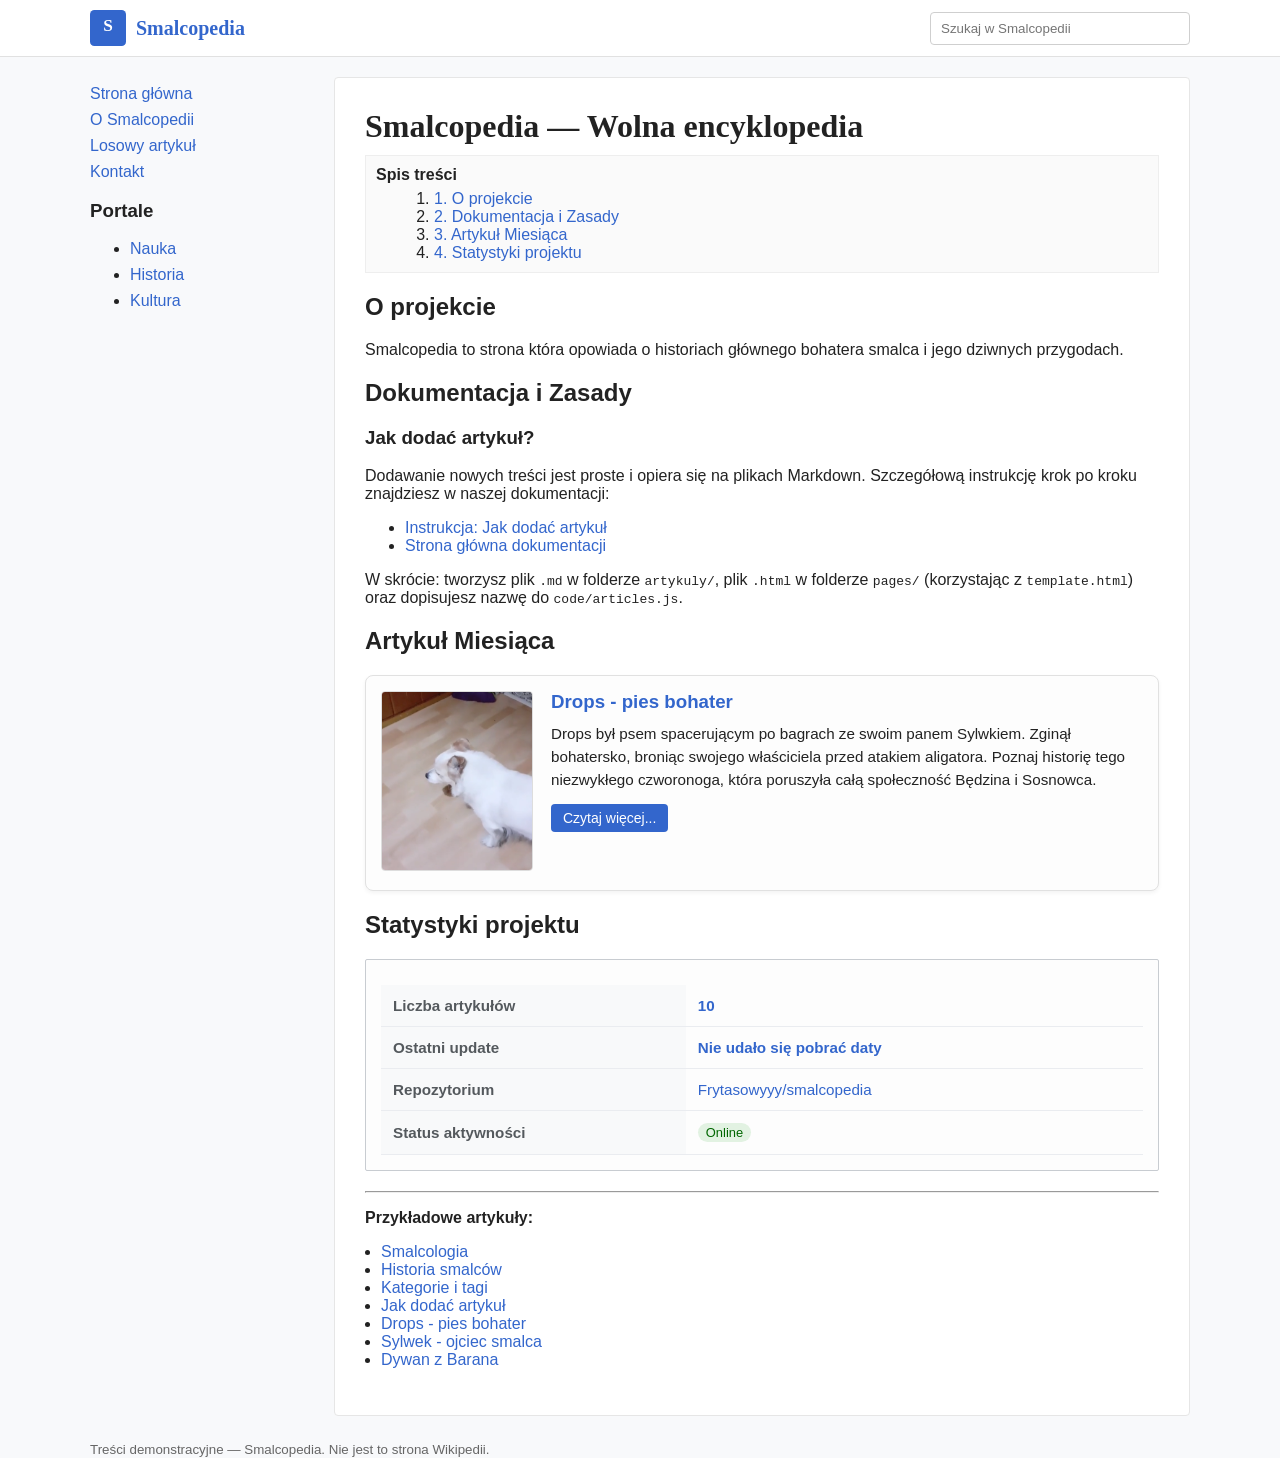
<file: index.html>
<!doctype html>
<html lang="pl">
  <head>
    <meta charset="utf-8" />
    <meta name="viewport" content="width=device-width,initial-scale=1" />
    <title>Smalcopedia — wolna encyklopedia</title>
    <link rel="stylesheet" href="styles/styles.css" />
    <link rel="stylesheet" href="styles/statistics.css" />
  </head>
  <body>
    <header class="site-header">
      <div class="header-inner">
        <a class="logo" href="#" aria-label="Smalcopedia">
          <!-- Simple SVG logo to avoid trademark issues -->
          <svg
            width="36"
            height="36"
            viewBox="0 0 100 100"
            xmlns="http://www.w3.org/2000/svg"
            aria-hidden="true"
          >
            <rect width="100" height="100" rx="12" fill="#3366cc"></rect>
            <text
              x="50%"
              y="58%"
              font-family="Georgia, serif"
              font-size="48"
              fill="#fff"
              text-anchor="middle"
            >
              S
            </text>
          </svg>
          <span class="site-title">Smalcopedia</span>
        </a>
        <form id="searchForm" class="search-form" onsubmit="return false;">
          <input
            id="searchInput"
            type="search"
            placeholder="Szukaj w Smalcopedii"
            aria-label="Szukaj"
          />
        </form>
      </div>
    </header>

    <div class="page-wrap">
      <aside class="sidebar">
        <nav>
          <ul>
            <li><a href="#">Strona główna</a></li>
            <li><a href="#">O Smalcopedii</a></li>
            <li><a href="#" id="randomArticle">Losowy artykuł</a></li>
            <li><a href="#">Kontakt</a></li>
          </ul>
        </nav>
        <section class="portals">
          <h3>Portale</h3>
          <ul>
            <li><a href="#">Nauka</a></li>
            <li><a href="#">Historia</a></li>
            <li><a href="#">Kultura</a></li>
          </ul>
        </section>
      </aside>

      <main class="content">
        <article class="article" id="article-main">
          <h1>Smalcopedia — Wolna encyklopedia</h1>
          <nav class="toc" aria-label="Spis treści">
            <strong>Spis treści</strong>
            <ol>
              <li><a href="#sekcja-1">1. O projekcie</a></li>
              <li><a href="#sekcja-2">2. Dokumentacja i Zasady</a></li>
              <li><a href="#sekcja-3">3. Artykuł Miesiąca</a></li>
              <li><a href="#statystyki-projektu">4. Statystyki projektu</a></li>
            </ol>
          </nav>

          <section id="sekcja-1">
            <h2>O projekcie</h2>
            <p>
              Smalcopedia to strona która opowiada o historiach głównego
              bohatera smalca i jego dziwnych przygodach.
            </p>
          </section>

          <section id="sekcja-2">
            <h2>Dokumentacja i Zasady</h2>
            <h3>Jak dodać artykuł?</h3>
            <p>
              Dodawanie nowych treści jest proste i opiera się na plikach Markdown. 
              Szczegółową instrukcję krok po kroku znajdziesz w naszej dokumentacji:
            </p>
            <ul>
              <li><a href="docs/jak-dodac-artykul.md">Instrukcja: Jak dodać artykuł</a></li>
              <li><a href="docs/index.md">Strona główna dokumentacji</a></li>
            </ul>
            <p>
              W skrócie: tworzysz plik <code>.md</code> w folderze <code>artykuly/</code>, 
              plik <code>.html</code> w folderze <code>pages/</code> (korzystając z <code>template.html</code>) 
              oraz dopisujesz nazwę do <code>code/articles.js</code>.
            </p>
          </section>

          <section id="sekcja-3">
            <h2>Artykuł Miesiąca</h2>
            <div class="featured-article">
              <div class="featured-image">
                <img src="zdjecia/Drops.png" alt="Drops - pies bohater">
              </div>
              <div class="featured-content">
                <h3>Drops - pies bohater</h3>
                <p>
                  Drops był psem spacerującym po bagrach ze swoim panem Sylwkiem. 
                  Zginął bohatersko, broniąc swojego właściciela przed atakiem aligatora. 
                  Poznaj historię tego niezwykłego czworonoga, która poruszyła całą społeczność Będzina i Sosnowca.
                </p>
                <a href="pages/dropsie.html" class="read-more">Czytaj więcej...</a>
              </div>
            </div>
          </section>

          <section id="statystyki-projektu">
            <h2>Statystyki projektu</h2>
            <div class="stats-container">
              <table class="stats-table">
                <tbody>
                  <tr>
                    <th>Liczba artykułów</th>
                    <td id="articleCount" class="stats-value">...</td>
                  </tr>
                  <tr>
                    <th>Ostatni update</th>
                    <td id="lastUpdate" class="stats-value">Pobieranie...</td>
                  </tr>
                  <tr>
                    <th>Repozytorium</th>
                    <td>
                      <a
                        href="https://github.com/Frytasowyyy/smalcopedia"
                        target="_blank"
                        >Frytasowyyy/smalcopedia</a
                      >
                    </td>
                  </tr>
                  <tr>
                    <th>Status aktywności</th>
                    <td><span class="stats-status">Online</span></td>
                  </tr>
                </tbody>
              </table>
            </div>
          </section>

          <hr />
          <p class="references"><strong>Przykładowe artykuły:</strong></p>
          <ul id="articleList" class="article-list">
            <li><a href="#">Smalcologia</a></li>
            <li><a href="#">Historia smalców</a></li>
            <li><a href="#">Kategorie i tagi</a></li>
            <li><a href="#">Jak dodać artykuł</a></li>
            <li><a href="pages/dropsie.html">Drops - pies bohater</a></li>
            <li><a href="pages/sylwek.html">Sylwek - ojciec smalca</a></li>
            <li><a href="pages/dywanzbarana.html">Dywan z Barana</a></li>
          </ul>
        </article>
      </main>
    </div>

    <footer class="site-footer">
      <div class="footer-inner">
        <small
          >Treści demonstracyjne — Smalcopedia. Nie jest to strona
          Wikipedii.</small
        >
      </div>
    </footer>

    <script src="code/articles.js"></script>
    <script src="code/search-engine.js"></script>
    <script src="code/script.js"></script>
    <script src="code/statistics.js"></script>
  </body>
</html>
</file>
<file: styles/styles.css>
/* Podstawowy styl wzorowany na typowym układzie wiki, ale unikalny */
:root{
  --accent:#3366cc;
  --bg:#f8f9fb;
  --text:#222;
}
html,body{height:100%;margin:0;font-family: -apple-system, BlinkMacSystemFont, "Segoe UI", Roboto, "Helvetica Neue", Arial, "Noto Sans", "Liberation Sans", sans-serif;color:var(--text);background:var(--bg);}
a{color:var(--accent);text-decoration:none}
a:hover{text-decoration:underline}

.site-header{background:#fff;border-bottom:1px solid #e1e1e1}
.header-inner{max-width:1100px;margin:0 auto;display:flex;align-items:center;gap:16px;padding:10px 16px}
.logo{display:flex;align-items:center;gap:10px;color:var(--accent);font-weight:700}
.site-title{font-family:Georgia, 'Times New Roman', Times, serif;font-size:20px}
.search-form{margin-left:auto;position:relative}
#searchInput{padding:8px 10px;border:1px solid #cfcfcf;border-radius:4px;width:260px}

/* Search Results Dropdown */
.search-results-dropdown {
  position: absolute;
  top: 100%;
  right: 0;
  width: 320px;
  background: #fff;
  border: 1px solid #ddd;
  border-radius: 4px;
  box-shadow: 0 4px 12px rgba(0,0,0,0.15);
  margin-top: 8px;
  display: none;
  z-index: 1000;
  max-height: 400px;
  overflow-y: auto;
}

.search-results-dropdown.active {
  display: block;
}

.search-item {
  padding: 10px 15px;
  border-bottom: 1px solid #f0f0f0;
  cursor: pointer;
  transition: background 0.2s;
}

.search-item:last-child {
  border-bottom: none;
}

.search-item:hover {
  background: #f5f8ff;
}

.search-item-title {
  font-weight: 700;
  color: var(--accent);
  font-size: 14px;
}

.search-item-desc {
  font-size: 12px;
  color: #666;
  margin-top: 2px;
  white-space: nowrap;
  overflow: hidden;
  text-overflow: ellipsis;
}

.no-results {
  padding: 15px;
  text-align: center;
  color: #999;
  font-size: 14px;
}

.page-wrap{max-width:1100px;margin:20px auto;display:grid;grid-template-columns:220px 1fr;gap:24px;padding:0 16px}
.sidebar{background:transparent}
.sidebar nav ul{list-style:none;padding:0;margin:0}
.sidebar li{margin:8px 0}
.portals{margin-top:18px}

.content{background:#fff;padding:22px;border:1px solid #e6e6e6;border-radius:4px}
.article h1{font-family:Georgia, 'Times New Roman', Times, serif;font-size:32px;margin:0 0 8px}
.meta{color:#666;font-size:13px;margin-bottom:12px}
.toc{background:#fafafa;border:1px solid #eee;padding:10px;margin:10px 0}
.toc ol{margin:6px 0 0 18px}
.section h2{font-size:20px}
.article-list{padding-left:16px}

blockquote {
  margin: 20px 0;
  padding: 15px 25px;
  background-color: #f0f4f8;
  border-left: 5px solid var(--accent);
  border-radius: 0 8px 8px 0;
  font-style: italic;
  color: #444;
  position: relative;
  line-height: 1.6;
  display: flow-root; /* Creates BFC to respect floated infobox without clipping */
  margin-right: 20px; /* Extra breathing room from the right (infobox side) */
  transition: transform 0.2s ease, box-shadow 0.2s ease;
}

blockquote:hover {
  transform: translateX(5px);
  box-shadow: -2px 5px 15px rgba(0,0,0,0.05);
}

blockquote::before {
  content: "“";
  font-family: Georgia, serif;
  font-size: 60px;
  color: rgba(51, 102, 204, 0.1);
  position: absolute;
  top: -10px;
  left: 10px;
}

.site-footer{margin:24px 0 40px}
.footer-inner{max-width:1100px;margin:0 auto;padding:0 16px;color:#666}

/* Upewnij się, że .content ma tę właściwość, aby infobox nie wystawał dołem */
.content {
  background: #fff;
  padding: 30px;
  border: 1px solid #e6e6e6;
  border-radius: 4px;
  overflow: hidden; /* Czyści floaty wewnątrz kontenera */
  position: relative;
}

/* Infobox - teraz sztywno trzyma się prawej strony wewnątrz .content */
.infobox {
  width: 280px;
  background: #f8f9fa;
  border: 1px solid #a2a9b1;
  padding: 8px;
  float: right; /* To jest kluczowe */
  margin: 0 0 20px 20px; /* Odstęp od tekstu z lewej i z dołu */
  font-size: 0.88em;
  line-height: 1.4;
  box-sizing: border-box;
}

.infobox-title {
  text-align: center;
  font-size: 1.2em;
  font-weight: bold;
  background: #cedff2;
  padding: 10px;
  margin: -8px -8px 10px -8px; /* Idealne dopasowanie do brzegów infoboxu */
  border-bottom: 1px solid #a2a9b1;
}

.infobox-image {
  text-align: center;
  margin-bottom: 10px;
}

.infobox-image img {
  max-width: 100%;
  height: auto;
  display: block;
  margin: 0 auto;
}

.infobox-table {
  width: 100%;
  border-collapse: collapse;
}

.infobox-table th {
  text-align: left;
  vertical-align: top;
  width: 40%;
  padding: 6px 4px;
  border-top: 1px solid #a2a9b1;
  background-color: #f2f2f2;
}

.infobox-table td {
  padding: 6px 4px;
  border-top: 1px solid #a2a9b1;
}

/* RESPONSYWNOŚĆ */

/* Dla średnich ekranów (tablety) */
@media (max-width: 900px) {
  .page-wrap {
    grid-template-columns: 1fr; /* Sidebar ląduje nad Contentem */
  }
}

/* Dla telefonów */
@media (max-width: 600px) {
  .infobox {
    float: none;      /* Przestaje płynąć */
    width: 100%;      /* Zajmuje całą szerokość .content */
    margin: 0 0 20px 0; /* Resetuje boczne marginesy */
  }
  
  .content {
    padding: 15px;    /* Mniejszy padding na mobile */
  }
}

/* Featured Article Card */
.featured-article {
  display: flex;
  gap: 20px;
  background: #fdfdfd;
  border: 1px solid #e1e1e1;
  border-radius: 8px;
  padding: 15px;
  margin-top: 15px;
  box-shadow: 0 2px 4px rgba(0,0,0,0.05);
}

.featured-image {
  flex: 0 0 150px;
}

.featured-image img {
  width: 100%;
  height: auto;
  border-radius: 4px;
  border: 1px solid #ddd;
}

.featured-content {
  flex: 1;
}

.featured-content h3 {
  margin: 0 0 10px 0;
  color: var(--accent);
}

.featured-content p {
  margin: 0 0 12px 0;
  font-size: 0.95em;
  line-height: 1.5;
}

.read-more {
  display: inline-block;
  padding: 6px 12px;
  background: var(--accent);
  color: #fff !important;
  border-radius: 4px;
  font-size: 14px;
}

.read-more:hover {
  background: #2a52a3;
  text-decoration: none;
}

@media (max-width: 600px) {
  .featured-article {
    flex-direction: column;
  }
  .featured-image {
    flex: 0 0 auto;
  }
}
</file>
<file: styles/statistics.css>
/* Styl dla tabeli statystyk projektu */
.stats-container {
    margin: 20px 0;
    padding: 15px;
    background-color: #fdfdfd;
    border: 1px solid #c8ccd1;
    border-radius: 2px;
}

.stats-table {
    width: 100%;
    border-collapse: collapse;
    font-size: 0.95em;
    margin-top: 10px;
}

.stats-table caption {
    text-align: left;
    font-weight: bold;
    font-size: 1.1em;
    padding-bottom: 8px;
    color: #333;
}

.stats-table th, .stats-table td {
    padding: 12px;
    text-align: left;
    border-bottom: 1px solid #eaecf0;
}

.stats-table th {
    background-color: #f8f9fa;
    color: #54595d;
    font-weight: 600;
    width: 40%;
}

.stats-table tr:hover {
    background-color: #f2f5f7;
}

.stats-value {
    font-weight: bold;
    color: #3366cc;
}

.stats-status {
    display: inline-block;
    padding: 2px 8px;
    border-radius: 12px;
    font-size: 0.85em;
    background-color: #e2f2e2;
    color: #006600;
}
</file>
